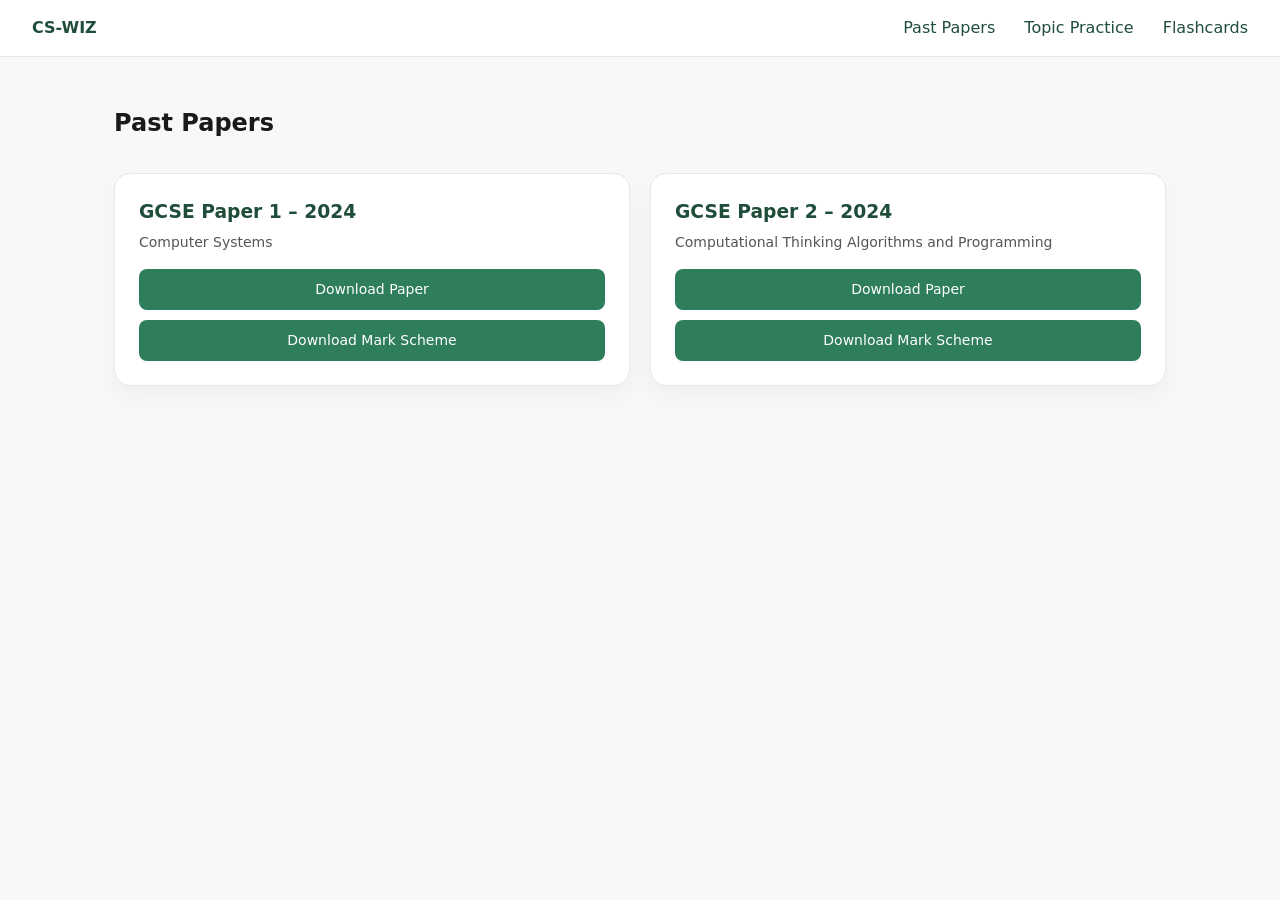
<file: past-papers.html>
<!doctype html>
<html lang="en">
  <head>
    <meta charset="UTF-8" />
    <meta name="viewport" content="width=device-width, initial-scale=1.0" />
    <title>Past Papers | CS-WIZ</title>
    <link rel="stylesheet" href="css/styles.css" />
  </head>

  <body>
    <header class="navbar">
      <div class="logo"><a href="./index.html">CS-WIZ</a></div>
      <nav>
        <a href="past-papers.html">Past Papers</a>
        <a href="topic-practice.html">Topic Practice</a>
        <a href="flashcards.html">Flashcards</a>
      </nav>
    </header>

    <main class="container">
      <h2>Past Papers</h2>

      <div class="papers-grid">
        <div class="paper-card">
          <h3>GCSE Paper 1 – 2024</h3>
          <p>Computer Systems</p>

          <div class="paper-buttons">
            <a
              href="papers/june-2024-computer-systems.pdf"
              download
              class="btn-secondary"
            >
              Download Paper
            </a>
            <a
              href="papers/june-2024-computer-systems-mark-scheme.pdf"
              download
              class="btn-secondary"
            >
              Download Mark Scheme
            </a>
          </div>
        </div>

        <div class="paper-card">
          <h3>GCSE Paper 2 – 2024</h3>
          <p>Computational Thinking Algorithms and Programming</p>

          <div class="paper-buttons">
            <a
              href="papers/june-2024-computational-thinking-algorithms-and-programming.pdf"
              download
              class="btn-secondary"
            >
              Download Paper
            </a>
            <a
              href="papers/june-2024-computational-thinking-algorithms-and-programming-mark-scheme.pdf"
              download
              class="btn-secondary"
            >
              Download Mark Scheme
            </a>
          </div>
        </div>
      </div>
    </main>
  </body>
</html>
</file>
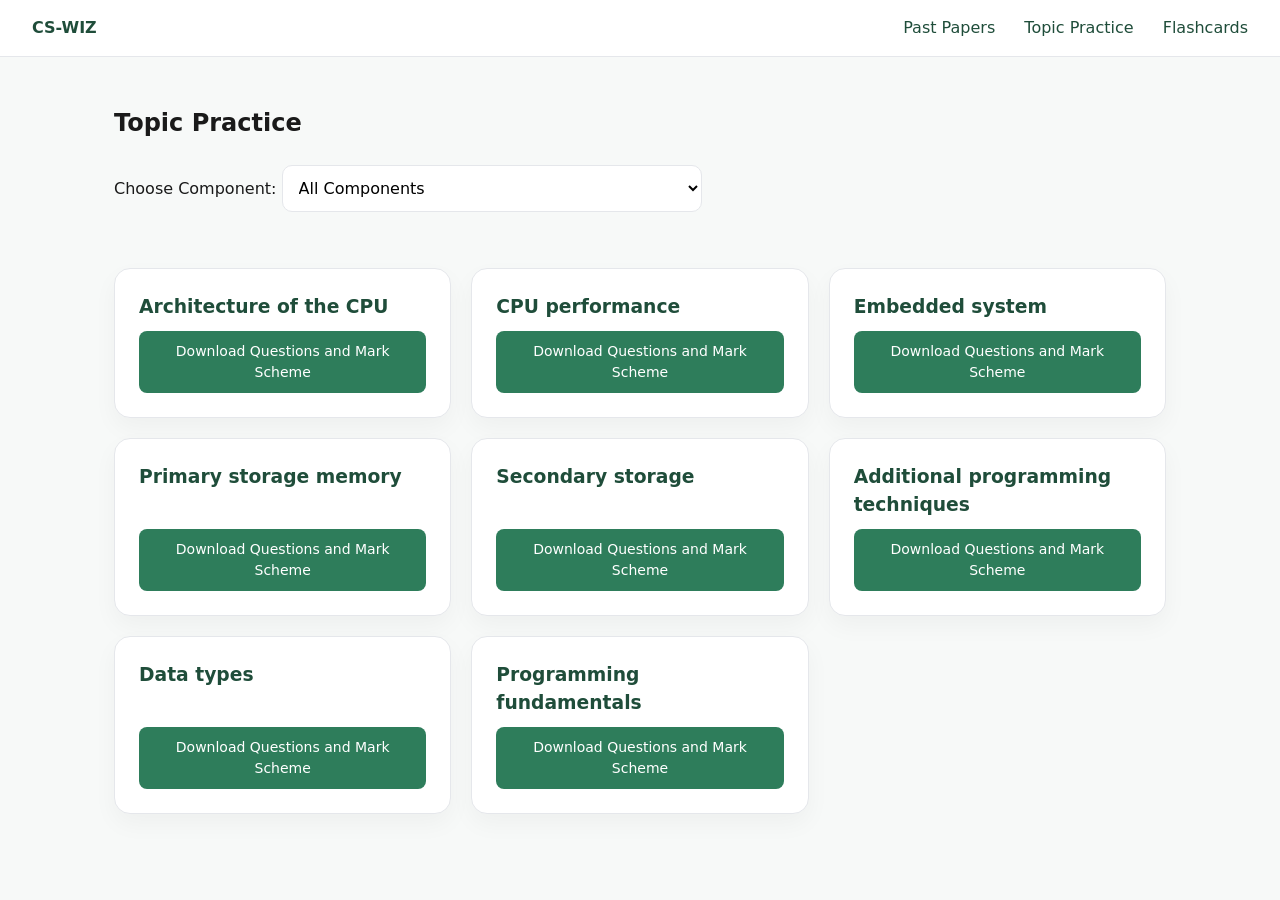
<file: topic-practice.html>
<!doctype html>
<html lang="en">
  <head>
    <meta charset="UTF-8" />
    <meta name="viewport" content="width=device-width, initial-scale=1.0" />
    <title>Topic Practice | CS-WIZ</title>
    <link rel="stylesheet" href="css/styles.css" />
  </head>

  <body>
    <header class="navbar">
      <div class="logo"><a href="./index.html">CS-WIZ</a></div>
      <nav>
        <a href="past-papers.html">Past Papers</a>
        <a href="topic-practice.html">Topic Practice</a>
        <a href="flashcards.html">Flashcards</a>
      </nav>
    </header>

    <main class="container">
      <h2>Topic Practice</h2>

      <label for="componentDropdown">Choose Component:</label>
      <select id="componentDropdown">
        <option value="all">All Components</option>
        <option value="1">Component 1</option>
        <option value="2">Component 2</option>
      </select>

      <div class="topics-grid">
        <div class="topic-card" data-component="1">
          <h3>Architecture of the CPU</h3>
          <a
            href="topics/comp 1/Architecture_of_the_CPU.pdf"
            download
            class="btn-secondary"
          >
            Download Questions and Mark Scheme
          </a>
        </div>
        <div class="topic-card" data-component="1">
          <h3>CPU performance</h3>
          <a
            href="topics/comp 1/CPU_performance.pdf"
            download
            class="btn-secondary"
          >
            Download Questions and Mark Scheme
          </a>
        </div>
        <div class="topic-card" data-component="1">
          <h3>Embedded system</h3>
          <a
            href="topics/comp 1/Embedded_system.pdf"
            download
            class="btn-secondary"
          >
            Download Questions and Mark Scheme
          </a>
        </div>
        <div class="topic-card" data-component="1">
          <h3>Primary storage memory</h3>
          <a
            href="topics/comp 1/Primary_storage_memory.pdf"
            download
            class="btn-secondary"
          >
            Download Questions and Mark Scheme
          </a>
        </div>
        <div class="topic-card" data-component="1">
          <h3>Secondary storage</h3>
          <a
            href="topics/comp 1/Secondary_storage.pdf"
            download
            class="btn-secondary"
          >
            Download Questions and Mark Scheme
          </a>
        </div>
        <div class="topic-card" data-component="2">
          <h3>Additional programming techniques</h3>
          <a
            href="topics/comp 2/Additional_programming_techniques.pdf"
            download
            class="btn-secondary"
          >
            Download Questions and Mark Scheme
          </a>
        </div>
        <div class="topic-card" data-component="2">
          <h3>Data types</h3>
          <a href="topics/comp 2/Data_types.pdf" download class="btn-secondary">
            Download Questions and Mark Scheme
          </a>
        </div>
        <div class="topic-card" data-component="2">
          <h3>Programming fundamentals</h3>
          <a
            href="topics/comp 2/Programming_fundamentals.pdf"
            download
            class="btn-secondary"
          >
            Download Questions and Mark Scheme
          </a>
        </div>
      </div>
    </main>
    <script src="js/topic-practice.js"></script>
  </body>
</html>
</file>
<file: css/styles.css>
:root {
  --green-dark: #1f4d3a;
  --green: #2e7d5b;
  --orange: #f4a261;
  --bg: #f7f9f8;
  --text: #1a1a1a;
  --border: #e5e7eb;
}

* {
  box-sizing: border-box;
  margin: 0;
  padding: 0;
  font-family:
    system-ui,
    -apple-system,
    BlinkMacSystemFont,
    sans-serif;
}

body {
  background: var(--bg);
  color: var(--text);
  line-height: 1.5;
}

/* ================= NAVIGATION ================= */
.logo a {
  all: unset;
  cursor: pointer;
}

.navbar {
  display: flex;
  justify-content: space-between;
  align-items: center;
  padding: 1rem 2rem;
  background: white;
  border-bottom: 1px solid var(--border);
}

.logo {
  font-weight: 600;
  color: var(--green-dark);
}

.navbar nav a {
  text-decoration: none;
  margin-left: 1.5rem;
  color: var(--green-dark);
  font-weight: 500;
  transition: 0.2s ease;
}

.navbar nav a:hover {
  color: var(--orange);
}

/* ================= LAYOUT ================= */

.container {
  max-width: 1100px;
  margin: auto;
  padding: 3rem 1.5rem;
}

.hero {
  text-align: center;
  padding: 4rem 1rem;
}

.hero h1 {
  font-size: 2.5rem;
  color: var(--green-dark);
  margin-bottom: 1rem;
}

/* ================= BUTTONS ================= */

.btn-primary {
  display: inline-block;
  margin-top: 1.5rem;
  padding: 0.8rem 1.5rem;
  background: var(--green);
  color: white;
  border-radius: 10px;
  text-decoration: none;
  transition: 0.2s ease;
}

.btn-primary:hover {
  background: var(--orange);
}

button {
  flex: 1;
  min-width: 100px;
  padding: 12px;
  font-size: 15px;
  font-weight: 500;
  border-radius: 10px;
  border: 1px solid var(--border);
  background: white;
  cursor: pointer;
  transition: 0.2s ease;
}

button:hover {
  background: #eef2f1;
}

#flip {
  background: var(--green);
  color: white;
  border: none;
}

#flip:hover {
  background: var(--orange);
}

/* ================= SELECT ================= */

select {
  width: 100%;
  max-width: 420px;
  padding: 12px;
  font-size: 16px;
  border-radius: 10px;
  border: 1px solid var(--border);
  background: white;
  margin: 1.5rem 0;
}

/* ================= FLASHCARD ================= */

.flashcards-page {
  display: flex;
  flex-direction: column;
  align-items: center;
}

.card-container {
  width: 100%;
  max-width: 500px;
  perspective: 1200px;
  margin-bottom: 24px;
}

.card {
  width: 100%;
  aspect-ratio: 3 / 2;
  cursor: pointer;
}

.card-inner {
  width: 100%;
  height: 100%;
  transition: transform 0.6s ease;
  transform-style: preserve-3d;
  position: relative;
}

.card.flipped .card-inner {
  transform: rotateY(180deg);
}

.card-front,
.card-back {
  position: absolute;
  width: 100%;
  height: 100%;
  border-radius: 18px;
  padding: 24px;
  display: flex;
  align-items: center;
  justify-content: center;
  text-align: center;
  font-size: clamp(16px, 4vw, 20px);
  line-height: 1.4;
  backface-visibility: hidden;
  box-shadow: 0 15px 30px rgba(0, 0, 0, 0.06);
}

.card-front {
  background: white;
  font-weight: 500;
}

.card-back {
  background: var(--green);
  color: white;
  transform: rotateY(180deg);
}

.buttons {
  width: 100%;
  max-width: 500px;
  display: flex;
  gap: 10px;
  justify-content: center;
  flex-wrap: wrap;
}

/* ================= RESPONSIVE ================= */

@media (max-width: 600px) {
  .navbar {
    flex-direction: column;
    gap: 10px;
  }

  .navbar nav a {
    margin-left: 0;
    margin-right: 1rem;
  }

  .hero h1 {
    font-size: 2rem;
  }
}

/* ================= PAST PAPERS ================= */

.papers-grid {
  display: grid;
  grid-template-columns: repeat(auto-fit, minmax(260px, 1fr));
  gap: 20px;
  margin-top: 2rem;
}

.paper-card {
  background: white;
  padding: 24px;
  border-radius: 16px;
  border: 1px solid var(--border);
  box-shadow: 0 10px 25px rgba(0, 0, 0, 0.04);
  transition: 0.2s ease;
}

.paper-card:hover {
  transform: translateY(-4px);
}

.paper-card h3 {
  margin-bottom: 6px;
  color: var(--green-dark);
}

.paper-card p {
  margin-bottom: 16px;
  font-size: 14px;
  color: #555;
}

.paper-buttons {
  display: flex;
  flex-direction: column;
  gap: 10px;
}

.btn-secondary {
  text-align: center;
  padding: 10px;
  border-radius: 8px;
  text-decoration: none;
  background: var(--green);
  color: white;
  font-size: 14px;
  transition: 0.2s ease;
}

.btn-secondary:hover {
  background: var(--orange);
}

/* ================= TOPIC PRACTICE ================= */

.topics-grid {
  display: grid;
  grid-template-columns: repeat(auto-fit, minmax(260px, 1fr));
  gap: 20px;
  margin-top: 2rem;
}

.topic-card {
  background: white;
  padding: 24px;
  border-radius: 16px;
  border: 1px solid var(--border);
  box-shadow: 0 10px 25px rgba(0, 0, 0, 0.04);
  transition: 0.2s ease;
  display: flex;
  flex-direction: column;
  justify-content: space-between;
}

.topic-card:hover {
  transform: translateY(-4px);
}

.topic-card h3 {
  margin-bottom: 10px;
  color: var(--green-dark);
}

.topic-card p {
  font-size: 14px;
  color: #555;
  margin-bottom: 20px;
  flex-grow: 1;
}
</file>
